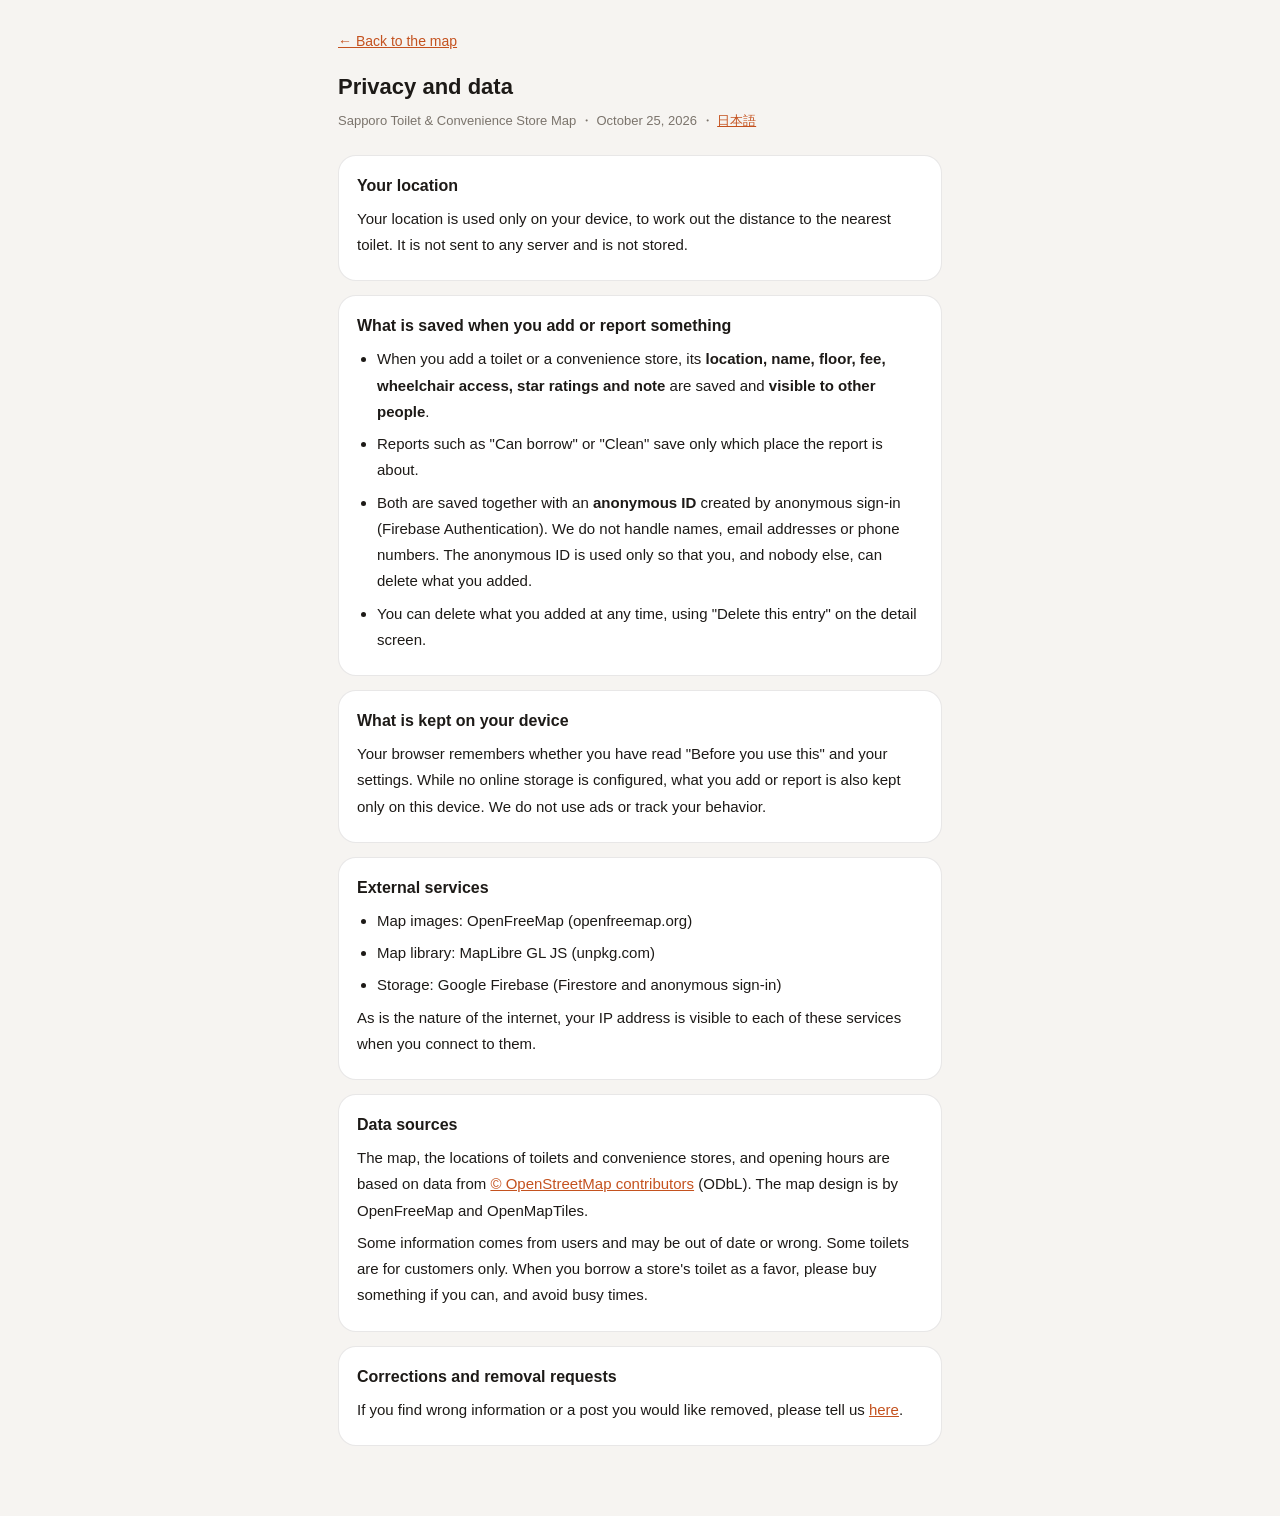
<file: privacy.en.html>
<!doctype html>
<html lang="en">
<head>
<meta charset="utf-8">
<meta name="viewport" content="width=device-width, initial-scale=1">
<title>Privacy and data - Sapporo Toilet &amp; Convenience Store Map</title>
<meta name="color-scheme" content="light dark">
<style>
:root{--ink:#1d1a17;--sub:#7b746c;--bg:#f6f4f1;--card:#fff;--accent:#c4521f;--line:rgba(29,26,23,.1)}
@media (prefers-color-scheme: dark){:root{--ink:#f3efe9;--sub:#a49e96;--bg:#1a1714;--card:#2c2722;--accent:#e2683a;--line:rgba(255,255,255,.12)}}
*{box-sizing:border-box}
body{margin:0;background:var(--bg);color:var(--ink);font:15px/1.75 -apple-system,BlinkMacSystemFont,"Hiragino Sans","Noto Sans JP",sans-serif}
main{max-width:640px;margin:0 auto;padding:28px 18px 56px}
h1{font-size:22px;margin:0 0 4px}
.date{color:var(--sub);font-size:13px;margin:0 0 22px}
section{background:var(--card);border-radius:18px;padding:16px 18px;margin:0 0 14px;border:1px solid var(--line)}
h2{font-size:16px;margin:0 0 6px}
p,li{margin:0 0 6px;color:var(--ink)}
ul{margin:0;padding-left:20px}
a{color:var(--accent)}
.back{display:inline-block;margin-bottom:14px;font-size:14px}
</style>
</head>
<body>
<main>
<a class="back" href="./">&larr; Back to the map</a>
<h1>Privacy and data</h1>
<p class="date">Sapporo Toilet &amp; Convenience Store Map ・ October 25, 2026 ・ <a href="privacy.html">日本語</a></p>

<section>
<h2>Your location</h2>
<p>Your location is used only on your device, to work out the distance to the nearest toilet. It is not sent to any server and is not stored.</p>
</section>

<section>
<h2>What is saved when you add or report something</h2>
<ul>
<li>When you add a toilet or a convenience store, its <strong>location, name, floor, fee, wheelchair access, star ratings and note</strong> are saved and <strong>visible to other people</strong>.</li>
<li>Reports such as "Can borrow" or "Clean" save only which place the report is about.</li>
<li>Both are saved together with an <strong>anonymous ID</strong> created by anonymous sign-in (Firebase Authentication). We do not handle names, email addresses or phone numbers. The anonymous ID is used only so that you, and nobody else, can delete what you added.</li>
<li>You can delete what you added at any time, using "Delete this entry" on the detail screen.</li>
</ul>
</section>

<section>
<h2>What is kept on your device</h2>
<p>Your browser remembers whether you have read "Before you use this" and your settings. While no online storage is configured, what you add or report is also kept only on this device. We do not use ads or track your behavior.</p>
</section>

<section>
<h2>External services</h2>
<ul>
<li>Map images: OpenFreeMap (openfreemap.org)</li>
<li>Map library: MapLibre GL JS (unpkg.com)</li>
<li>Storage: Google Firebase (Firestore and anonymous sign-in)</li>
</ul>
<p>As is the nature of the internet, your IP address is visible to each of these services when you connect to them.</p>
</section>

<section>
<h2>Data sources</h2>
<p>The map, the locations of toilets and convenience stores, and opening hours are based on data from <a href="https://www.openstreetmap.org/copyright" target="_blank" rel="noopener">© OpenStreetMap contributors</a> (ODbL). The map design is by OpenFreeMap and OpenMapTiles.</p>
<p>Some information comes from users and may be out of date or wrong. Some toilets are for customers only. When you borrow a store's toilet as a favor, please buy something if you can, and avoid busy times.</p>
</section>

<section>
<h2>Corrections and removal requests</h2>
<p>If you find wrong information or a post you would like removed, please tell us <a href="https://github.com/ma-ookami/sapporo-loo-map/issues" target="_blank" rel="noopener">here</a>.</p>
</section>
</main>
</body>
</html>
</file>
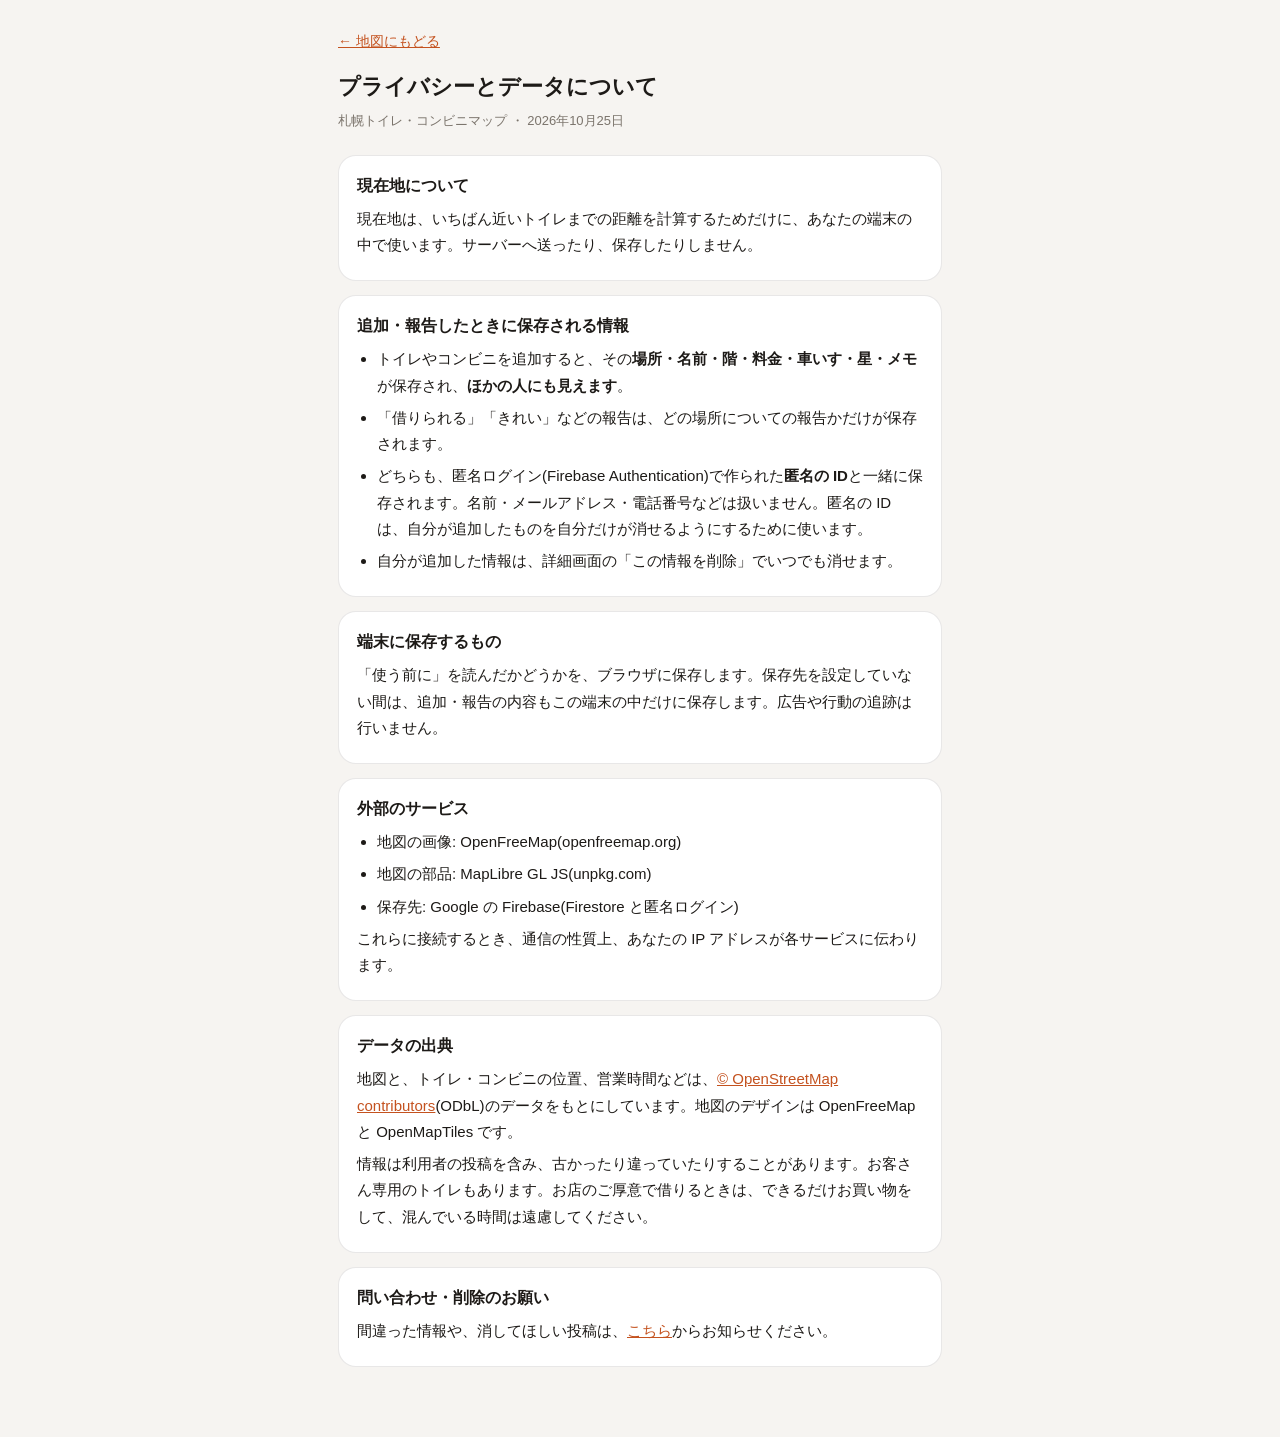
<file: privacy.html>
<!doctype html>
<html lang="ja">
<head>
<meta charset="utf-8">
<meta name="viewport" content="width=device-width, initial-scale=1">
<title>プライバシーとデータについて - 札幌トイレ・コンビニマップ</title>
<meta name="color-scheme" content="light dark">
<style>
:root{--ink:#1d1a17;--sub:#7b746c;--bg:#f6f4f1;--card:#fff;--accent:#c4521f;--line:rgba(29,26,23,.1)}
@media (prefers-color-scheme: dark){:root{--ink:#f3efe9;--sub:#a49e96;--bg:#1a1714;--card:#2c2722;--accent:#e2683a;--line:rgba(255,255,255,.12)}}
*{box-sizing:border-box}
body{margin:0;background:var(--bg);color:var(--ink);font:15px/1.75 -apple-system,BlinkMacSystemFont,"Hiragino Sans","Noto Sans JP",sans-serif}
main{max-width:640px;margin:0 auto;padding:28px 18px 56px}
h1{font-size:22px;margin:0 0 4px}
.date{color:var(--sub);font-size:13px;margin:0 0 22px}
section{background:var(--card);border-radius:18px;padding:16px 18px;margin:0 0 14px;border:1px solid var(--line)}
h2{font-size:16px;margin:0 0 6px}
p,li{margin:0 0 6px;color:var(--ink)}
ul{margin:0;padding-left:20px}
a{color:var(--accent)}
.back{display:inline-block;margin-bottom:14px;font-size:14px}
</style>
</head>
<body>
<main>
<a class="back" href="./">&larr; 地図にもどる</a>
<h1>プライバシーとデータについて</h1>
<p class="date">札幌トイレ・コンビニマップ ・ 2026年10月25日</p>

<section>
<h2>現在地について</h2>
<p>現在地は、いちばん近いトイレまでの距離を計算するためだけに、あなたの端末の中で使います。サーバーへ送ったり、保存したりしません。</p>
</section>

<section>
<h2>追加・報告したときに保存される情報</h2>
<ul>
<li>トイレやコンビニを追加すると、その<strong>場所・名前・階・料金・車いす・星・メモ</strong>が保存され、<strong>ほかの人にも見えます</strong>。</li>
<li>「借りられる」「きれい」などの報告は、どの場所についての報告かだけが保存されます。</li>
<li>どちらも、匿名ログイン(Firebase Authentication)で作られた<strong>匿名の ID</strong>と一緒に保存されます。名前・メールアドレス・電話番号などは扱いません。匿名の ID は、自分が追加したものを自分だけが消せるようにするために使います。</li>
<li>自分が追加した情報は、詳細画面の「この情報を削除」でいつでも消せます。</li>
</ul>
</section>

<section>
<h2>端末に保存するもの</h2>
<p>「使う前に」を読んだかどうかを、ブラウザに保存します。保存先を設定していない間は、追加・報告の内容もこの端末の中だけに保存します。広告や行動の追跡は行いません。</p>
</section>

<section>
<h2>外部のサービス</h2>
<ul>
<li>地図の画像: OpenFreeMap(openfreemap.org)</li>
<li>地図の部品: MapLibre GL JS(unpkg.com)</li>
<li>保存先: Google の Firebase(Firestore と匿名ログイン)</li>
</ul>
<p>これらに接続するとき、通信の性質上、あなたの IP アドレスが各サービスに伝わります。</p>
</section>

<section>
<h2>データの出典</h2>
<p>地図と、トイレ・コンビニの位置、営業時間などは、<a href="https://www.openstreetmap.org/copyright" target="_blank" rel="noopener">© OpenStreetMap contributors</a>(ODbL)のデータをもとにしています。地図のデザインは OpenFreeMap と OpenMapTiles です。</p>
<p>情報は利用者の投稿を含み、古かったり違っていたりすることがあります。お客さん専用のトイレもあります。お店のご厚意で借りるときは、できるだけお買い物をして、混んでいる時間は遠慮してください。</p>
</section>

<section>
<h2>問い合わせ・削除のお願い</h2>
<p>間違った情報や、消してほしい投稿は、<a href="https://github.com/ma-ookami/sapporo-loo-map/issues" target="_blank" rel="noopener">こちら</a>からお知らせください。</p>
</section>
</main>
</body>
</html>
</file>
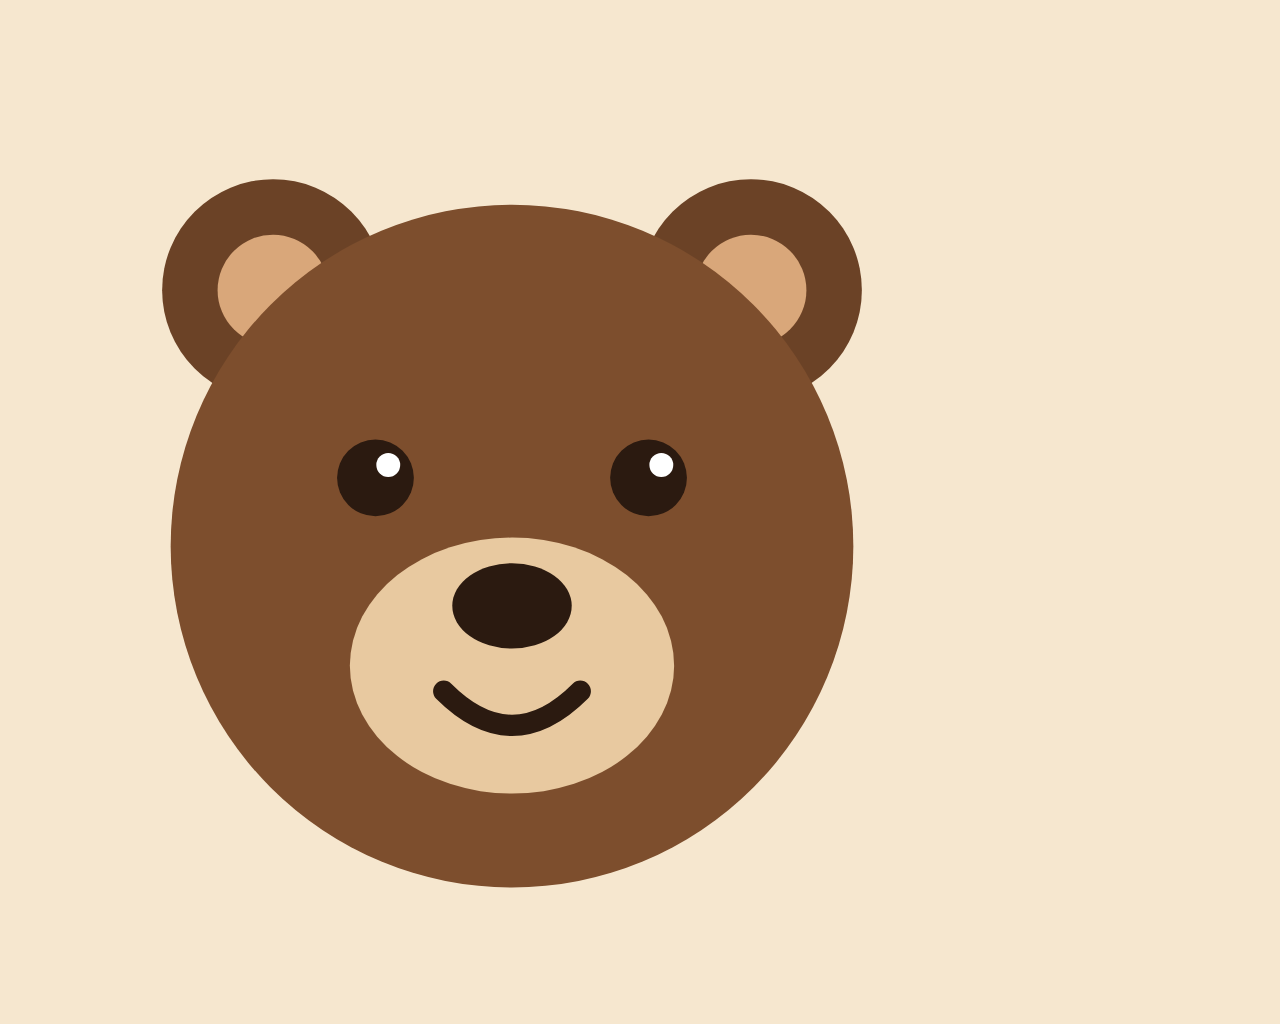
<file: tools/icon.html>
<body style="margin:0;background:#f6e7cf"><svg width="1024" height="1024" viewBox="-10 -6 120 112" xmlns="http://www.w3.org/2000/svg">
<circle cx="22" cy="24" r="13" fill="#6b4226"/><circle cx="78" cy="24" r="13" fill="#6b4226"/>
<circle cx="22" cy="24" r="6.5" fill="#d9a77a"/><circle cx="78" cy="24" r="6.5" fill="#d9a77a"/>
<circle cx="50" cy="54" r="40" fill="#7d4e2d"/><ellipse cx="50" cy="68" rx="19" ry="15" fill="#e8c9a0"/>
<ellipse cx="50" cy="61" rx="7" ry="5" fill="#2b1a10"/><circle cx="34" cy="46" r="4.5" fill="#2b1a10"/><circle cx="66" cy="46" r="4.5" fill="#2b1a10"/>
<circle cx="35.5" cy="44.5" r="1.4" fill="#fff"/><circle cx="67.5" cy="44.5" r="1.4" fill="#fff"/>
<path d="M42 71 Q50 79 58 71" stroke="#2b1a10" stroke-width="2.5" fill="none" stroke-linecap="round"/></svg></body>
</file>
